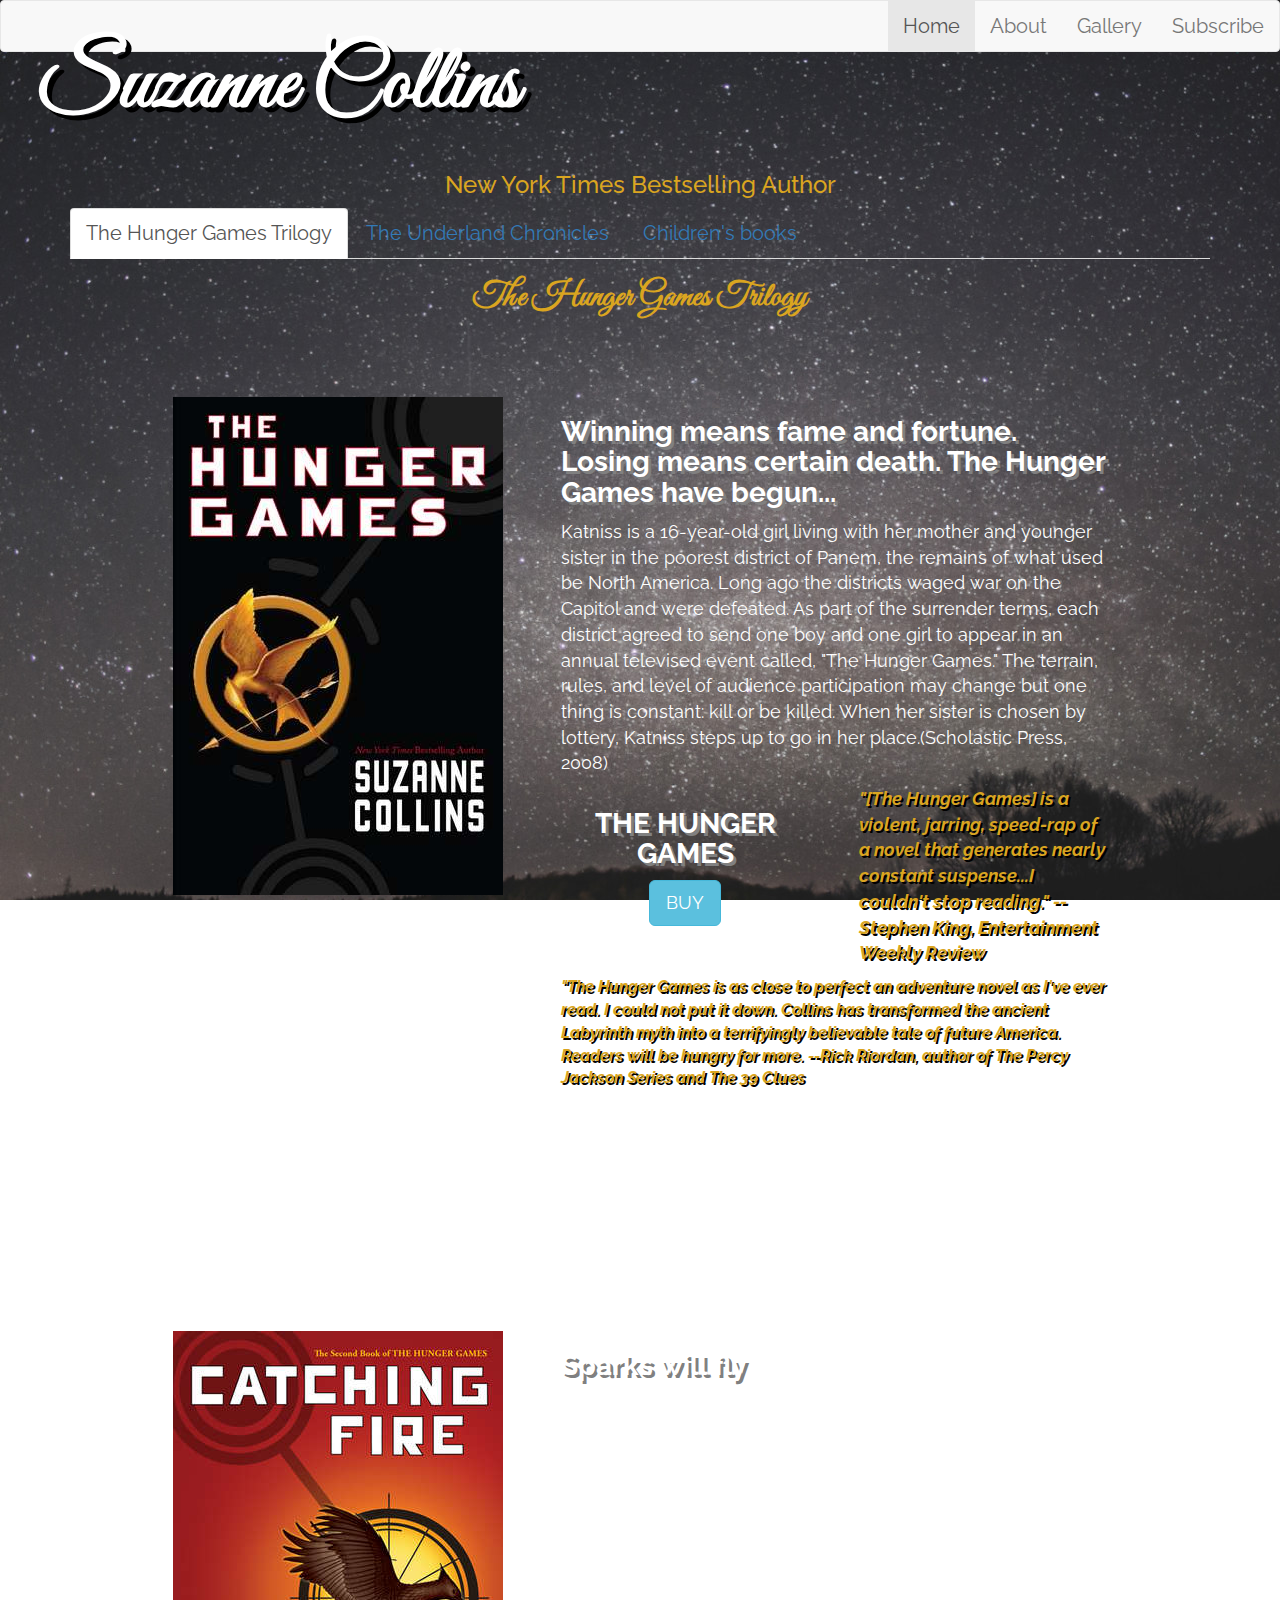
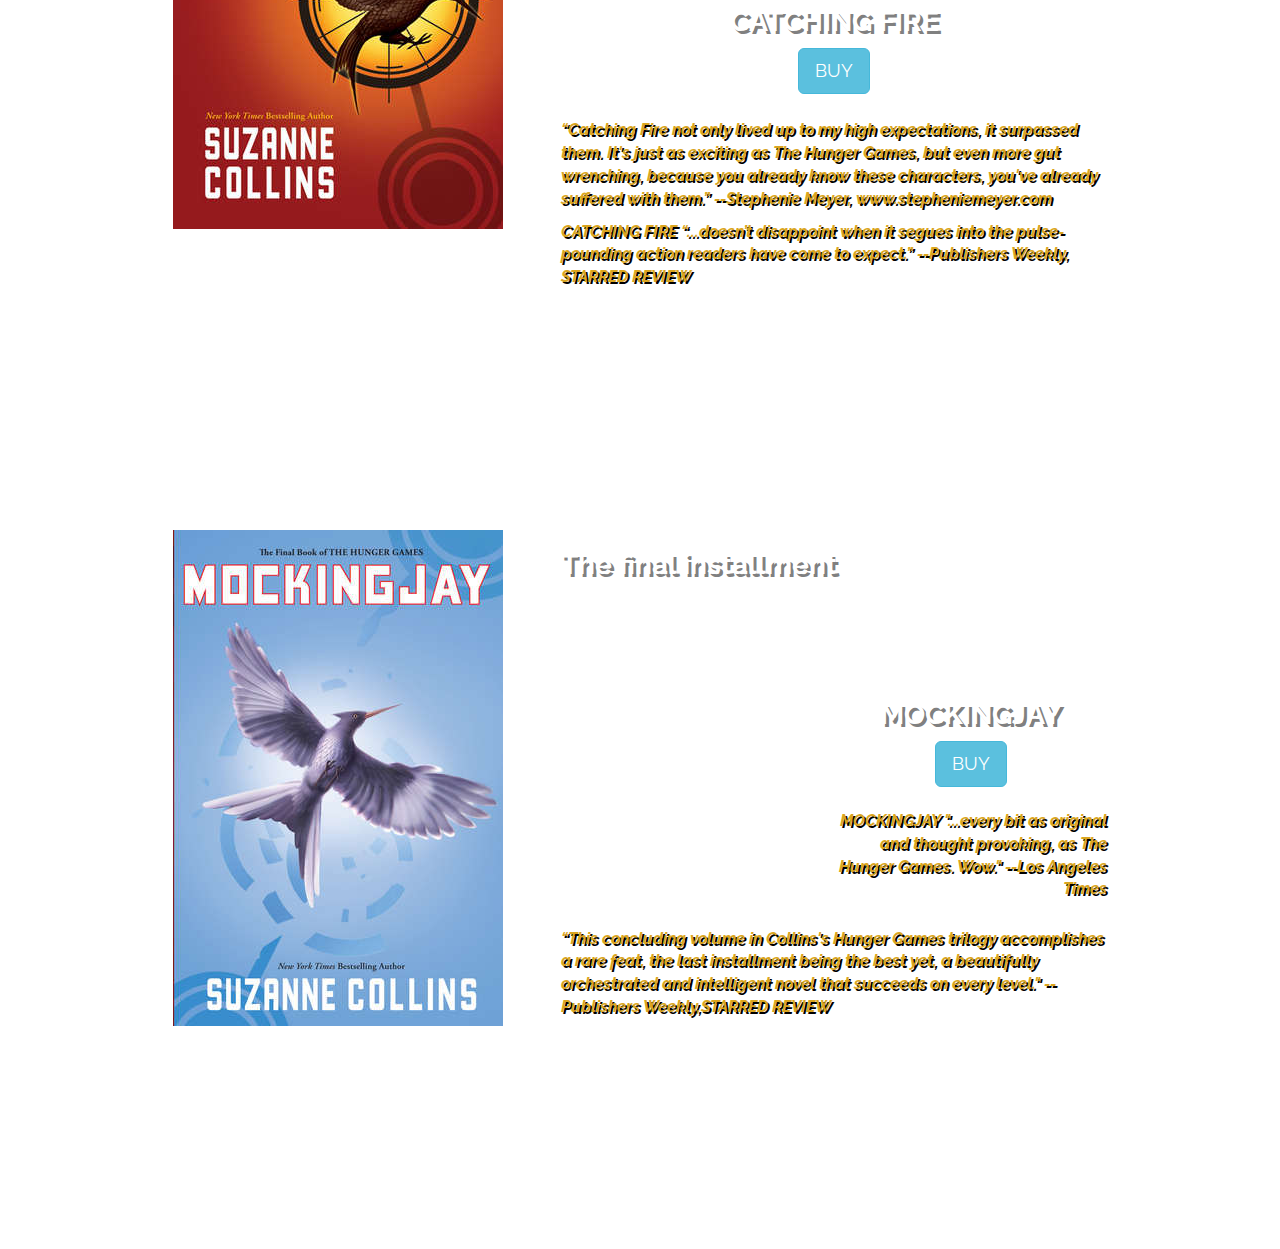
<file: index.html>
<!DOCTYPE html>
<html>

<head>
    <title>Suzanne Collins</title>

    <!--Required metatag and stylesheet-->
    <meta name="viewport" content="width=device-width, initial-scale=1, maximum-scale=1, user-scalable=no">
    <link rel="stylesheet" href="css/normalize.css">
    <link rel="stylesheet" href="css/bootstrap.min.css">

    <!--Custom styles here-->
    <link rel="stylesheet" href="css/style.css">

    <link href="https://fonts.googleapis.com/css?family=Raleway:780" rel="stylesheet">
    <link href="https://fonts.googleapis.com/css?family=Courgette|Marck+Script" rel="stylesheet">
    <link href="https://fonts.googleapis.com/css?family=Courgette|Great+Vibes|Marck+Script" rel="stylesheet">
    <link rel="stylesheet" href="https://cdnjs.cloudflare.com/ajax/libs/font-awesome/4.7.0/css/font-awesome.min.css">
    <style>
        #price, #pricetwo, #pricethree, #priceul, #priceultwo, #priceulthree, #priceyg, #priceygtwo, #priceygthree, #pricech, #pricechtwo, #pricechthree{
            color: #43464B;
        }
    </style>
</head>

<body>
    <!--hungergames-->
    <div class="modal fade" id="myModal" role="dialog">
        <div class="modal-dialog">
            <!-- modal content-->
            <div class="modal-content">
                <!-- modal header-->
                <div class="modal-header">
                    <button type="button" class="close" data-dismiss="modal">&times;</button>
                    <h4 class="modal-title">Buy from</h4>
                </div>
                <!-- modal body-->
                <div class="modal-body">
                    <a href="https://www.amazon.com/s/ref=nb_sb_noss_2?url=search-alias%3Daps&field-keywords=hunger+games+books&rh=i%3Aaps%2Ck%3Ahunger+games+books"><button><i class="fa fa-amazon"></i></button></a>
                    <h2 id="price"></h2>
                    <br>
                    <br>
                    <br>
                    <a href="https://www.target.com/s?searchTerm=hunger+games">Target</a>
                    <h2 id="pricetwo"></h2>
                    <br>
                    <br>
                    <br>
                    <a href="https://www.barnesandnoble.com/s/hunger+games?_requestid=9776456">Barnes & Noble</a>
                    <h2 id="pricethree"></h2>
                </div>
                <!-- modal footer-->
                <div class="modal-footer">
                    <button type="button" class="btn btn-default" data-dismiss="modal">Close</button>
                </div>
            </div>
        </div>
    </div>
    <!--underland-->
    <div class="modal fade" id="myModalul" role="dialog">
        <div class="modal-dialog">
            <!-- modal content-->
            <div class="modal-content">
                <!-- modal header-->
                <div class="modal-header">
                    <button type="button" class="close" data-dismiss="modal">&times;</button>
                    <h4 class="modal-title">Buy from</h4>
                </div>
                <!-- modal body-->
                <div class="modal-body">
                    <a href="https://www.amazon.com/s/ref=nb_sb_noss_2?url=search-alias%3Daps&field-keywords=underland+chronicles+books&rh=i%3Aaps%2Ck%3Aunderland+chronicles+books"><button><i class="fa fa-amazon"></i></button></a>
                    <h2 id="priceul"></h2>
                    <br>
                    <br>
                    <br>
                    <a href="https://www.thriftbooks.com/series/underland-chronicles/37420/">Thrift Books (Used) </a>
                    <h2 id="priceultwo"></h2>
                    <br>
                    <br>
                    <br>
                    <a href="https://www.barnesandnoble.com/s/underland+chronicles?_requestid=9778912">Barnes & Noble</a>
                    <h2 id="priceulthree"></h2>
                </div>
                <!-- modal footer-->
                <div class="modal-footer">
                    <button type="button" class="btn btn-default" data-dismiss="modal">Close</button>
                </div>
            </div>
        </div>
    </div>
    <!--year of the jungle-->
    <div class="modal fade" id="myModalyg" role="dialog">
        <div class="modal-dialog">
            <!-- modal content-->
            <div class="modal-content">
                <!-- modal header-->
                <div class="modal-header">
                    <button type="button" class="close" data-dismiss="modal">&times;</button>
                    <h4 class="modal-title">Buy from</h4>
                </div>
                <!-- modal body-->
                <div class="modal-body">
                    <a href="https://www.amazon.com/s/ref=nb_sb_noss_1?url=search-alias%3Daps&field-keywords=year+of+the+jungle&rh=i%3Aaps%2Ck%3Ayear+of+the+jungle"><button><i class="fa fa-amazon"></i></button></a>
                    <h2 id="priceyg"></h2>
                    <br>
                    <br>
                    <br>
                    <a href="https://www.thriftbooks.com/w/year-of-the-jungle_suzanne-collins/1889779/#isbn=0545425166&idiq=27198776">Thrift Books (Used) </a>
                    <h2 id="priceygtwo"></h2>
                    <br>
                    <br>
                    <br>
                    <a href="https://www.barnesandnoble.com/w/year-of-the-jungle-suzanne-collins/1117166230?ean=9780545425162">Barnes & Noble</a>
                    <h2 id="priceygthree"></h2>
                </div>
                <!-- modal footer-->
                <div class="modal-footer">
                    <button type="button" class="btn btn-default" data-dismiss="modal">Close</button>
                </div>
            </div>
        </div>
    </div>
    <!--charlie-->
    <div class="modal fade" id="myModalch" role="dialog">
        <div class="modal-dialog">
            <!-- modal content-->
            <div class="modal-content">
                <!-- modal header-->
                <div class="modal-header">
                    <button type="button" class="close" data-dismiss="modal">&times;</button>
                    <h4 class="modal-title">Buy from</h4>
                </div>
                <!-- modal body-->
                <div class="modal-body">
                    <a href="https://www.amazon.com/s/ref=nb_sb_noss_1?url=search-alias%3Daps&field-keywords=year+of+the+jungle&rh=i%3Aaps%2Ck%3Ayear+of+the+jungle"><button><i class="fa fa-amazon"></i></button></a>
                    <h2 id="pricech"></h2>
                    <br>
                    <br>
                    <br>
                    <a href="https://www.thriftbooks.com/w/when-charlie-mcbutton-lost-power_suzanne-collins/489583/#isbn=0142408573&idiq=5434799">Thrift Books (Used) </a>
                    <h2 id="pricechtwo"></h2>
                    <br>
                    <br>
                    <br>
                    <a href="https://www.barnesandnoble.com/w/when-charlie-mcbutton-lost-power-suzanne-collins/1103427804?ean=9780142408575#/">Barnes & Noble</a>
                    <h2 id="pricechthree"></h2>
                </div>
                <!-- modal footer-->
                <div class="modal-footer">
                    <button type="button" class="btn btn-default" data-dismiss="modal">Close</button>
                </div>
            </div>
        </div>
    </div>
    <!--Your HTML here-->
    <nav class="navbar navbar-default affix-top">
        <div class="navbar-header">
            <button type="button" class="navbar-toggle collapsed" data-toggle="collapse" data-target="#navbar-collapse" aria-expanded="false">
                <span class="glyphicon glyphicon-menu-hamburger"></span>
            </button>
            <a class="navbar-brand" href="index.html">
                <h1>Suzanne Collins</h1>
            </a>
        </div>
        <div class="collapse navbar-collapse" id="navbar-collapse">
            <ul class="nav navbar-nav navbar-right">
                <li class="active"><a href="index.html">Home</a></li>
                <li><a href="about.html">About</a></li>
                <li><a href="gallery.html">Gallery</a></li>
                <li><a href="contact.html">Subscribe</a></li>
            </ul>
        </div>
    </nav>

    <div class="container">
        <!--<h1>Suzanne Collins</h1>-->
        <h2>New York Times Bestselling Author</h2>

        <!--tabs-->
        <!--tabs navigation-->
        <ul class="nav nav-tabs">
            <li class="active"><a data-toggle="tab" href="#home">The Hunger Games Trilogy</a></li>
            <li><a data-toggle="tab" href="#menu2">The Underland Chronicles</a></li>
            <li><a data-toggle="tab" href="#menu3">Children's books</a></li>
        </ul>

        <!--tabs content-->
        <div class="col-md-12 tab-content">

            <div id="home" class="tab-pane fade in active">
                <h2>The Hunger Games Trilogy</h2>
                <div class="row hg">
                    <div class="col-md-4">
                        <img src="img/hg-jacket-330.jpg">
                    </div>
                    <div class="col-md-8">
                        <h3>Winning means fame and fortune. Losing means certain death. The Hunger Games have begun...</h3>
                        <p>Katniss is a 16-year-old girl living with her mother and younger sister in the poorest district of Panem, the remains of what used be North America. Long ago the districts waged war on the Capitol and were defeated. As part of the surrender terms, each district agreed to send one boy and one girl to appear in an annual televised event called, "The Hunger Games." The terrain, rules, and level of audience participation may change but one thing is constant: kill or be killed. When her sister is chosen by lottery, Katniss steps up to go in her place.(Scholastic Press, 2008)</p>
                        <div class="hungergamesdescription">
                            <div class="hungergamesdescriptiona">
                                <div class="row text-center">
                                    <h3>THE HUNGER GAMES</h3>
                                    <!--modal popup-->
                                    <!--button to trigger modal-->
                                    <button type="button" class="btn btn-info btn-lg" data-toggle="modal" data-target="#myModal" id="hgone">BUY</button>
                                </div>
                            </div>
                            <div class="hungergamesdescriptionb">
                                <p>"[The Hunger Games] is a violent, jarring, speed-rap of a novel that generates nearly constant suspense...I couldn't stop reading." --Stephen King, Entertainment Weekly Review</p>
                            </div>
                        </div>
                        <div class="hungergamesreviews">
                            <p>"The Hunger Games is as close to perfect an adventure novel as I've ever read. I could not put it down. Collins has transformed the ancient Labyrinth myth into a terrifyingly believable tale of future America. Readers will be hungry for more. --Rick Riordan, author of The Percy Jackson Series and The 39 Clues</p>
                        </div>
                    </div>
                </div>

                <div class="row pt">
                    <div class="col-md-4">
                        <img src="img/catching_fire_c-330.jpg">
                    </div>
                    <div class="col-md-8">
                        <h3>Sparks will fly</h3>
                        <p>Much to her shock, Katniss has fueled an unrest she's afraid she cannot stop. And what scares her more is that she's not entirely convinced she should try. As time draws near for Katniss and Peeta to visit the districts on the Capitol's cruel Victory Tour, the stakes are higher than ever. If they can't prove, without a shadow of a doubt, that they are lost in their love for each other, the consequences will be horrifying.(Scholastic Press, 2009)</p>
                        <div class="row text-center">
                            <h3>CATCHING FIRE</h3>
                            <!--modal popup-->
                            <!--button to trigger modal-->
                            <button type="button" class="btn btn-info btn-lg" data-toggle="modal" data-target="#myModal" id="cf">BUY</button>
                            <br>
                            <br>
                        </div>
                        <div class="catchingfirereviews">
                            <p>“Catching Fire not only lived up to my high expectations, it surpassed them. It's just as exciting as The Hunger Games, but even more gut wrenching, because you already know these characters, you've already suffered with them.” --Stephenie Meyer, www.stepheniemeyer.com</p>
                            <p>CATCHING FIRE “...doesn’t disappoint when it segues into the pulse-pounding action readers have come to expect.” --Publishers Weekly, STARRED REVIEW</p>
                        </div>
                    </div>
                </div>

                <div class="row pt">
                    <div class="col-md-4">
                        <img src="img/mockingjaycover-330.jpg">
                    </div>
                    <div class="col-md-8">
                        <h3>The final installment</h3>
                        <p>Katniss Everdeen, girl on fire, has survived, even though her home has been destroyed. There are rebels. There are new leaders. A revolution is unfolding.(Scholastic Press, 2010)</p>
                        <div class="mockingjaydescription">
                            <div class="mockingjaydescriptiona">
                                <ul>
                                    <li>#1 USA Today Bestseller</li>
                                    <li>#1 New York Times Bestseller</li>
                                    <li>#1 Wall Street Journal Bestseller</li>
                                    <li>#1 Publishers Weekly Bestseller</li>
                                    <li>A New York Times Notable Children's Book of 2010</li>
                                    <li>A New York Times Book Review Editors'
                                        Choice</li>
                                    <li>A 2010 Booklist Editors' Choice</li>
                                    <li>A 2010 Kirkus Best Book of the Year</li>
                                    <li>A Publishers Weekly Best Book of 2010</li>
                                    <li>An NPR Best Book of 2010</li>
                                </ul>
                            </div>
                            <div class="mockingjaydescriptionb">
                                <div class="row text-center">
                                    <h3>MOCKINGJAY</h3>
                                    <!--modal popup-->
                                    <!--button to trigger modal-->
                                    <button type="button" class="btn btn-info btn-lg" data-toggle="modal" data-target="#myModal" id="mj">BUY</button>
                                    <br>
                                    <br>
                                </div>
                                <div class="mockingjaydescriptionbreview">
                                    <p>MOCKINGJAY "...every bit as original and thought provoking, as The Hunger Games. Wow."
                                        --Los Angeles Times</p>
                                </div>
                            </div>
                        </div>
                        <div class="mockingjayreviews">
                            <p>“This concluding volume in Collins's Hunger Games trilogy accomplishes a rare feat, the last installment being the best yet, a beautifully orchestrated and intelligent novel that succeeds on every level." --Publishers Weekly,STARRED REVIEW</p>
                        </div>

                    </div>
                </div>
            </div>

            <div id="menu2" class="tab-pane fade">
                <h2>The Underland Chronicles</h2>
                <div class="row hg">
                    <div class="col-md-3">
                        <img src="img/gregor_1_cover-210-exprev.jpg">
                    </div>
                    <div class="col-md-9">
                        <h3>Travel to the Underland with Gregor.</h3>
                        <p>Meet Gregor, a kid from New York City, who falls out of his laundry room into a fantastical subterranean world called the Underland. Accompanied by his toddler sister, Boots, he encounters giant talking creatures-- cockroaches, bats, spiders and rats--and an unusual society of humans. And they’re all expecting him...(Scholastic Press, 2003)</p>
                        <div class="row text-center">
                            <h3>GREGOR THE OVERLANDER</h3>
                            <!--modal popup-->
                            <!--button to trigger modal-->
                            <button type="button" class="btn btn-info btn-lg" data-toggle="modal" data-target="#myModalul" id="ul">BUY</button>
                        </div>
                        <br>
                        <div class="underlandreviews">
                            <p>GREGOR THE OVERLANDER“...readers will likely find [the Underland] to be a fantastically engaging place.” --Publishers Weekly, STARRED REVIEW</p>
                        </div>
                    </div>
                </div>

                <div class="row pt">
                    <div class="col-md-3">
                        <img src="img/gregor_2_cover-210-exprevtwo.jpg">
                    </div>
                    <div class="col-md-9">
                        <h3>It's Gregor against the Bane!</h3>
                        <p>When giant roaches kidnap Boots and spirit her back to the Underland, Gregor follows to retrieve her. Soon he discovers that they are both implicated in “The Prophecy of Bane,” which warns of the dangers of a terrifying white rat. Guess whose job it is to destroy it? (Scholastic Press, 2004)</p>
                        <div class="row text-center">
                            <h3>GREGOR AND THE PROPHECY OF BANE</h3>
                            <!--modal popup-->
                            <!--button to trigger modal-->
                            <button type="button" class="btn btn-info btn-lg" data-toggle="modal" data-target="#myModalul" id="ulbane">BUY</button>
                        </div>
                        <br>
                        <div class="underlandreviews">
                            <p>GREGOR AND THE PROPHECY OF BANE “Yessss!” --Kirkus Reviews</p>
                        </div>
                    </div>
                </div>

                <div class="row pt">
                    <div class="col-md-3">
                        <img src="img/gregor3_cover-210-exprevtwo.jpg">
                    </div>
                    <div class="col-md-9">
                        <h3>Can Gregor save the Underland from a Plague?</h3>
                        <p>Gregor and Boots must return to the Underland to help find a cure for a deadly plague called the Curse of the Warmbloods. Gregor is desperate to succeed because, along with several of his Underland friends, a member of his own family is stricken. (Scholastic Press, 2005)</p>
                        <div class="row text-center">
                            <h3>GREGOR AND THE CURSE OF THE WARMBLOODS </h3>
                            <!--modal popup-->
                            <!--button to trigger modal-->
                            <button type="button" class="btn btn-info btn-lg" data-toggle="modal" data-target="#myModalul" id="ulcurse">BUY</button>
                        </div>
                        <br>
                        <div class="underlandreviews">
                            <p>GREGOR AND THE CURSE OF THE WARMBLOODS “...immensely readable installment..."
                                --The Horn Book Magazine</p>
                        </div>
                    </div>
                </div>

                <div class="row pt">
                    <div class="col-md-3">
                        <img src="img/gregor_4_cover-210revtwo.jpg">
                    </div>
                    <div class="col-md-9">
                        <h3>Gregor learns the dangers of secrets!</h3>
                        <p>Gregor sets out to solve a mystery involving the Underland mice and ends up discovering a terrible secret. This book leads right into the fifth and final book of the series, "Gregor and the Code of Claw."(Scholastic Press, 2006)</p>
                        <div class="row text-center">
                            <h3>GREGOR AND THE MARKS OF SECRET </h3>
                            <!--modal popup-->
                            <!--button to trigger modal-->
                            <button type="button" class="btn btn-info btn-lg" data-toggle="modal" data-target="#myModalul" id="ulsecret">BUY</button>
                        </div>
                        <br>
                        <div class="underlandreviews">
                            <p>GREGOR AND THE MARKS OF SECRET "...will leave readers gasping..."
                                --Kirkus Reviews, STARRED REVIEW</p>
                        </div>
                    </div>
                </div>

                <div class="row pt">
                    <div class="col-md-3">
                        <img src="img/gregor_5_cover-210revtwo.jpg">
                    </div>
                    <div class="col-md-9">
                        <h3>The fate of the Underland is in Gregor's hands!</h3>
                        <p>Everyone in the Underland has been taking great pains to keep The Prophecy of Time from Gregor. Gregor knows it must say something awful but he never imagined just how awful: It calls for the warrior's death. Now, with an army of rats approaching, and his mom and sister still in Regalia, Gregor the warrior must gather up his courage to help defend Regalia and get his family home safely. The entire existence of the Underland is in Gregor's hands, and time is running out. There is a code to be cracked, a mysterious new princess, Gregor's burgeoning dark side, and a war to end all wars.(Scholastic Press, 2007)</p>
                        <div class="row text-center">
                            <h3>GREGOR AND THE CODE OF CLAW </h3>
                            <!--modal popup-->
                            <!--button to trigger modal-->
                            <button type="button" class="btn btn-info btn-lg" data-toggle="modal" data-target="#myModalul" id="ulclaw">BUY</button>
                        </div>
                        <br>
                        <div class="underlandreviews">
                            <p>GREGOR AND THE CODE OF CLAW "...excellent acquisition for any library."
                                --VOYA</p>
                        </div>
                    </div>
                </div>
            </div>

            <div id="menu3" class="tab-pane fade">
                <h2>Children's books</h2>

                <div class="row hg">
                    <div class="col-md-3">
                        <img src="img/yotj_cover-330.jpg">
                    </div>
                    <div class="col-md-9 ygsum">
                        <h3>An autobiographical picture book!</h3>
                        <p>When Suzy's father is called to war in a faraway jungle, she struggles to deal with his absence.(Scholastic Press, 2013)</p>
                        <div class="yearjungledescription">
                            <div class="yearjungledescriptiona">
                                <p>"Important and necessary." --Kirkus Reviews, STARRED REVIEW</p>
                            </div>
                            <div class="yearjungledescriptionb">
                                <div class="row text-center">
                                    <h3>YEAR OF THE JUNGLE</h3>
                                    <!--modal popup-->
                                    <!--button to trigger modal-->
                                    <button type="button" class="btn btn-info btn-lg" data-toggle="modal" data-target="#myModalyg" id="yg">BUY</button>
                                </div>
                            </div>
                        </div>
                    </div>
                </div>

                <div class="row hg">
                    <div class="col-md-3">
                        <img src="img/book_cover-cmc-210rev.jpg">
                    </div>
                    <div class="col-md-9 ygsum">
                        <h3>For computer game addicts and those who love them!</h3>
                        <p>When a thunderstorm knocks out the electricity, Charlie McButton's whole tech empire comes tumbling down. He needs batteries–FAST. But the only batteries are inside his baby sister's beloved talking doll. Will he resort to desperate measures, and cause his sister to have a meltdown of her own? Or will he snap out of his computer craze long enough to realize sisters can be fun, even without batteries? (Penguin Group, 2005)</p>
                        <div class="yearjungledescription">
                            <div class="yearjungledescriptiona">
                                <p>WHEN CHARLIE MCBUTTON LOST POWER "A clever, humorous story in rhyme."
                                    --School Library Journal</p>
                            </div>
                            <div class="yearjungledescriptionb">
                                <div class="row text-center">
                                    <h3>WHEN CHARLIE MCBUTTON LOST POWER</h3>
                                    <!--modal popup-->
                                    <!--button to trigger modal-->
                                    <button type="button" class="btn btn-info btn-lg" data-toggle="modal" data-target="#myModalch" id="ch">BUY</button>
                                </div>
                            </div>
                        </div>
                    </div>
                </div>
            </div>

        </div>
    </div>

    <footer>
        <p>Disclaimer: This site is not being used intentionally for commercial purposes and was created for a class project.</p>
    </footer>

    <!--Required scripts-->
    <script src="js/jquery.min.js"></script>
    <script src="js/bootstrap.min.js"></script>
    <script>
        document.getElementById("hgone").onclick = function() {
            document.getElementById("price").innerHTML = " Starting at $8.79";
            document.getElementById("pricetwo").innerHTML = "Starting at $8.79";
            document.getElementById("pricethree").innerHTML = "Starting at $10.12";
        };
        document.getElementById("cf").onclick = function() {
            document.getElementById("price").innerHTML = "Starting at $9.16";
            document.getElementById("pricetwo").innerHTML = "Starting at $11.99";
            document.getElementById("pricethree").innerHTML = "Starting at $10.99";
        };
        document.getElementById("mj").onclick = function() {
            document.getElementById("price").innerHTML = "Starting at $10.39";
            document.getElementById("pricetwo").innerHTML = "Starting at $9.99";
            document.getElementById("pricethree").innerHTML = "Starting at $10.91";
        };
        document.getElementById("ul").onclick = function() {
            document.getElementById("priceul").innerHTML = "Starting at $7.99";
            document.getElementById("priceultwo").innerHTML = "Starting at $3.79";
            document.getElementById("priceulthree").innerHTML = "Starting at $7.99";
        };
        document.getElementById("ulbane").onclick = function() {
            document.getElementById("priceul").innerHTML = "Starting at $7.99";
            document.getElementById("priceultwo").innerHTML = "Starting at $3.79";
            document.getElementById("priceulthree").innerHTML = "Starting at $7.99";
        };
        document.getElementById("ulcurse").onclick = function() {
            document.getElementById("priceul").innerHTML = "Starting at $7.99";
            document.getElementById("priceultwo").innerHTML = "Starting at $3.79";
            document.getElementById("priceulthree").innerHTML = "Starting at $7.99";
        };
        document.getElementById("ulsecret").onclick = function() {
            document.getElementById("priceul").innerHTML = "Starting at $7.19";
            document.getElementById("priceultwo").innerHTML = "Starting at $3.79";
            document.getElementById("priceulthree").innerHTML = "Starting at $7.41";
        };
        document.getElementById("ulclaw").onclick = function() {
            document.getElementById("priceul").innerHTML = "Starting at $9.21";
            document.getElementById("priceultwo").innerHTML = "Starting at $3.79";
            document.getElementById("priceulthree").innerHTML = "Starting at $7.41";
        };
        document.getElementById("yg").onclick = function() {
            document.getElementById("priceyg").innerHTML = "Starting at $12.00";
            document.getElementById("priceygtwo").innerHTML = "Starting at $17.09";
            document.getElementById("priceygthree").innerHTML = "Starting at $7.41";
        };
        document.getElementById("ch").onclick = function() {
            document.getElementById("pricech").innerHTML = "Starting at $5.99";
            document.getElementById("pricechtwo").innerHTML = "Starting at $3.79";
            document.getElementById("pricechthree").innerHTML = "Starting at $7.19";
        };
    </script>
</body>
</html>
</file>
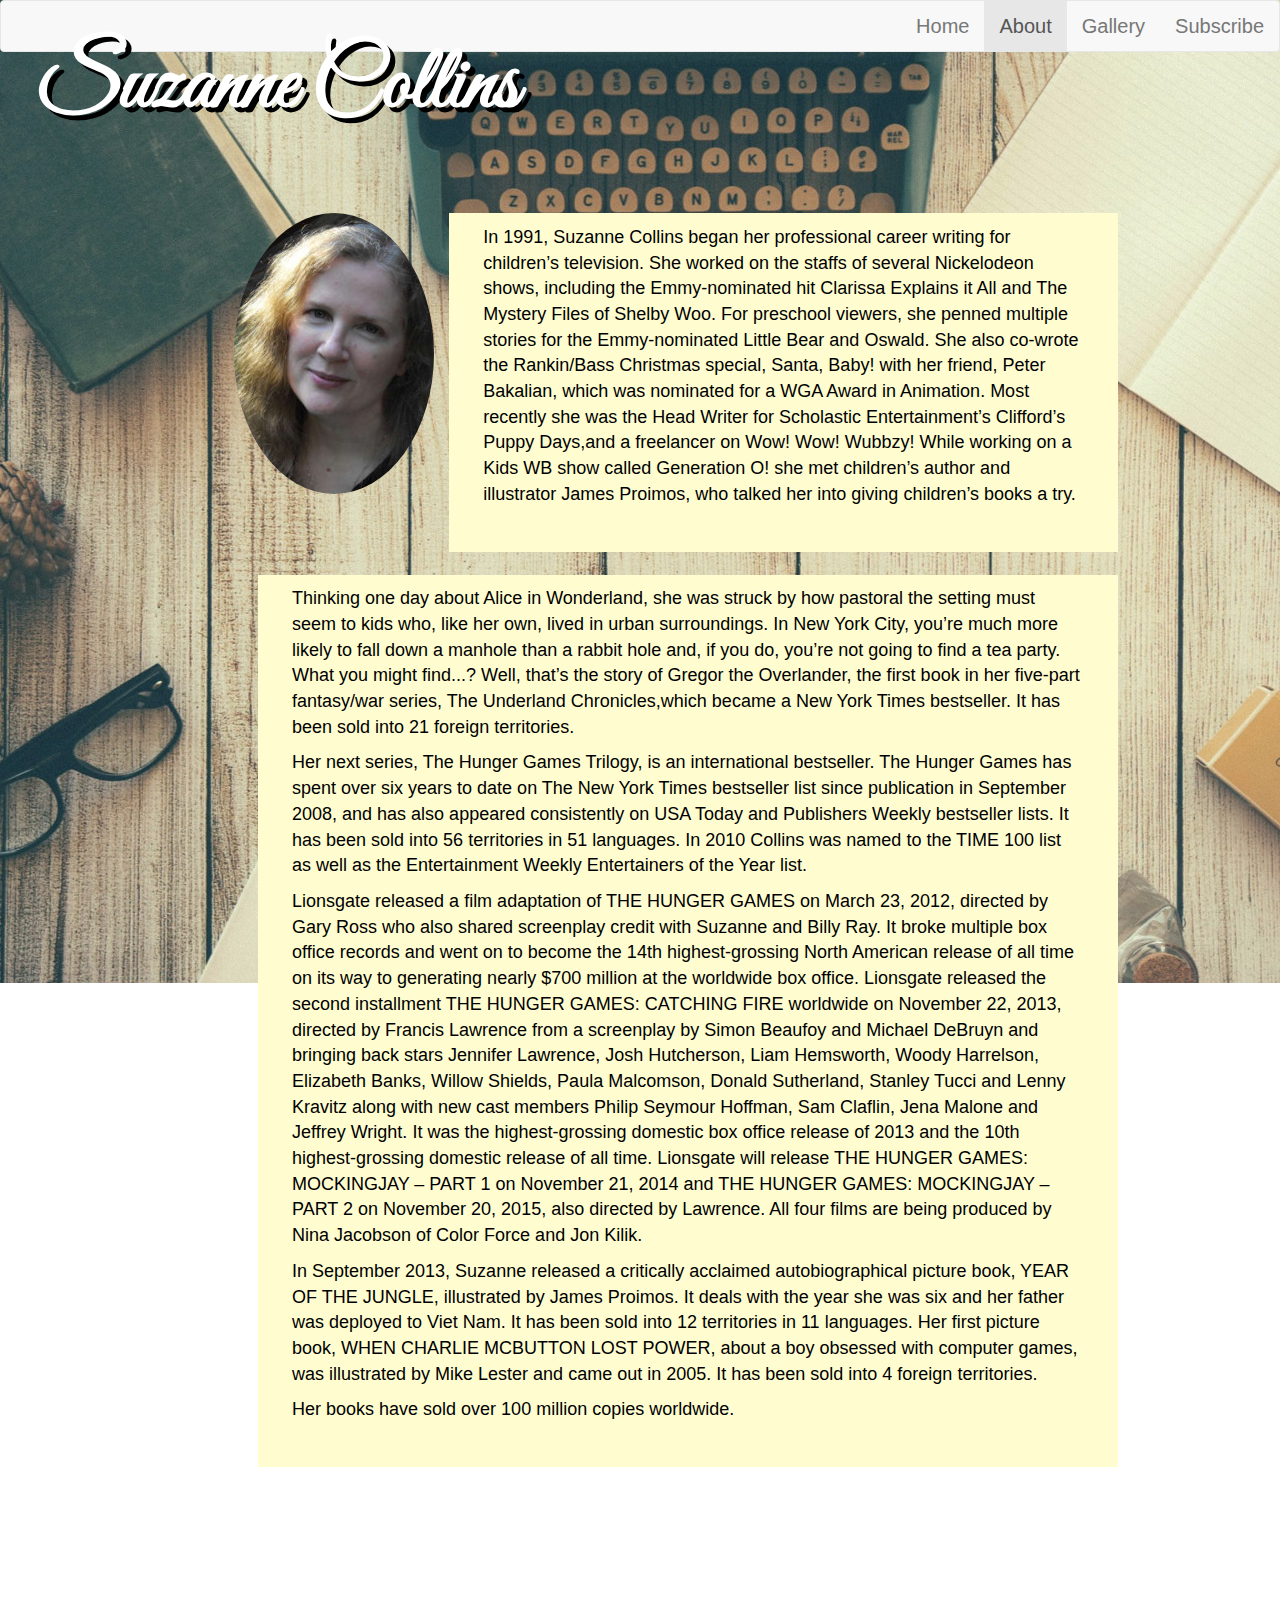
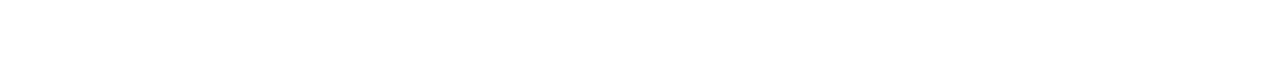
<file: about.html>
<!DOCTYPE html>
<html>

<head>
    <title>Suzanne Collins</title>
    <meta name="viewport" content="width=device-width, initial-scale=1, maximum-scale=1, user-scalable=no">
    <link rel="stylesheet" href="css/normalize.css">
    <link rel="stylesheet" href="css/bootstrap.min.css">
    <!--Some custom CSS for reference only-->
    <link rel="stylesheet" href="css/style.css">

    <link href="https://fonts.googleapis.com/css?family=Courgette|Great+Vibes|Marck+Script" rel="stylesheet">
    <style>
        body{
            background-image: url(img/typewriter-801921_1600rev.jpg);
            color: #000000;
            background-position: center;
            background-repeat: no-repeat;
            background-attachment: fixed;
        }
        @media screen and (max-width: 450px) {
            body{
            background-image: url(img/typewriter-801921_iphone400.jpg);
            background-position: top;
            background-attachment: fixed;
            }
        }
    </style>
</head>

<body>
    <!--mobile friendly hamburger menu-->
    <nav class="navbar navbar-default affix-top">
        <div class="navbar-header">
            <button type="button" class="navbar-toggle collapsed" data-toggle="collapse" data-target="#navbar-collapse" aria-expanded="false">
                <span class="glyphicon glyphicon-menu-hamburger"></span>
            </button>
            <a class="navbar-brand" href="index.html">
                <h1>Suzanne Collins</h1>
            </a>
        </div>
        <div class="collapse navbar-collapse" id="navbar-collapse">
            <ul class="nav navbar-nav navbar-right">
                <li><a href="index.html">Home</a></li>
                <li class="active"><a href="about.html">About</a></li>
                <li><a href="gallery.html">Gallery</a></li>
                <li><a href="contact.html">Subscribe</a></li>
            </ul>
        </div>
    </nav>

    <div class="container aboutcontainer">

        <div class="row">
            <div class="col-sm-4 profilepic">
                <img src="img/suzannecollinsaug09bycappryor_color-200.jpg">
            </div>
            <div class="col-sm-7 aboutcol">
                <p>In 1991, Suzanne Collins began her professional career writing for children’s television. She worked on the staffs of several Nickelodeon shows, including the Emmy-nominated hit Clarissa Explains it All and The Mystery Files of Shelby Woo. For preschool viewers, she penned multiple stories for the Emmy-nominated Little Bear and Oswald. She also co-wrote the Rankin/​Bass Christmas special, Santa, Baby! with her friend, Peter Bakalian, which was nominated for a WGA Award in Animation. Most recently she was the Head Writer for Scholastic Entertainment’s Clifford’s Puppy Days,and a freelancer on Wow! Wow! Wubbzy! While working on a Kids WB show called Generation O! she met children’s author and illustrator James Proimos, who talked her into giving children’s books a try.</p>
            </div>
            <div class="col-sm-1">
                <p></p>
            </div>
        </div>
        <div class="iphoneprofilepic">
            <img src="img/suzannecollinsaug09bycappryor_color-200.jpg">
        </div>
        <div class="row">
            <div class="col-sm-2">
                <p></p>
            </div>
            <div class="col-sm-9 aboutcol">
                <p>Thinking one day about Alice in Wonderland, she was struck by how pastoral the setting must seem to kids who, like her own, lived in urban surroundings. In New York City, you’re much more likely to fall down a manhole than a rabbit hole and, if you do, you’re not going to find a tea party. What you might find...? Well, that’s the story of Gregor the Overlander, the first book in her five-part fantasy/​war series, The Underland Chronicles,which became a New York Times bestseller. It has been sold into 21 foreign territories.</p>

                <p>Her next series, The Hunger Games Trilogy, is an international bestseller. The Hunger Games has spent over six years to date on The New York Times bestseller list since publication in September 2008, and has also appeared consistently on USA Today and Publishers Weekly bestseller lists. It has been sold into 56 territories in 51 languages. In 2010 Collins was named to the TIME 100 list as well as the Entertainment Weekly Entertainers of the Year list.</p>

                <p>Lionsgate released a film adaptation of THE HUNGER GAMES on March 23, 2012, directed by Gary Ross who also shared screenplay credit with Suzanne and Billy Ray. It broke multiple box office records and went on to become the 14th highest-grossing North American release of all time on its way to generating nearly $700 million at the worldwide box office. Lionsgate released the second installment THE HUNGER GAMES: CATCHING FIRE worldwide on November 22, 2013, directed by Francis Lawrence from a screenplay by Simon Beaufoy and Michael DeBruyn and bringing back stars Jennifer Lawrence, Josh Hutcherson, Liam Hemsworth, Woody Harrelson, Elizabeth Banks, Willow Shields, Paula Malcomson, Donald Sutherland, Stanley Tucci and Lenny Kravitz along with new cast members Philip Seymour Hoffman, Sam Claflin, Jena Malone and Jeffrey Wright. It was the highest-grossing domestic box office release of 2013 and the 10th highest-grossing domestic release of all time. Lionsgate will release THE HUNGER GAMES: MOCKINGJAY – PART 1 on November 21, 2014 and THE HUNGER GAMES: MOCKINGJAY – PART 2 on November 20, 2015, also directed by Lawrence. All four films are being produced by Nina Jacobson of Color Force and Jon Kilik.</p>

                <p>In September 2013, Suzanne released a critically acclaimed autobiographical picture book, YEAR OF THE JUNGLE, illustrated by James Proimos. It deals with the year she was six and her father was deployed to Viet Nam. It has been sold into 12 territories in 11 languages. Her first picture book, WHEN CHARLIE MCBUTTON LOST POWER, about a boy obsessed with computer games, was illustrated by Mike Lester and came out in 2005. It has been sold into 4 foreign territories.</p>

                <p>Her books have sold over 100 million copies worldwide.</p>
            </div>
            <div class="col-sm-1">
                <p></p>
            </div>
        </div>
    </div>

    <footer>
        <p>Disclaimer: This site is not being used intentionally for commercial purposes and was created for a class project.</p>
    </footer>

    <script src="js/jquery.min.js"></script>
    <script src="js/bootstrap.min.js"></script>
</body>

</html>
</file>
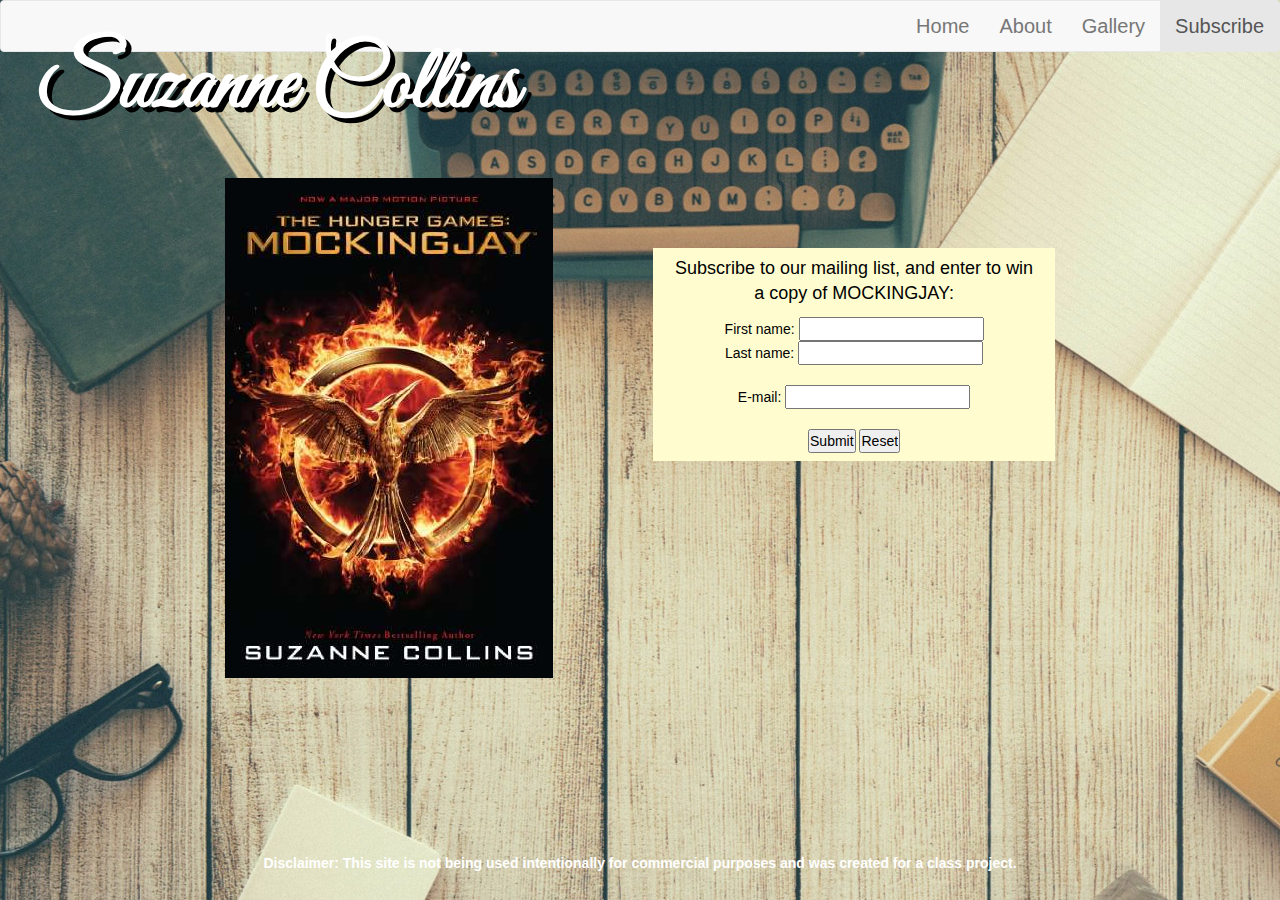
<file: contact.html>
<!DOCTYPE html>
<html>

<head>
    <title>Suzanne Collins</title>
    <meta name="viewport" content="width=device-width, initial-scale=1, maximum-scale=1, user-scalable=no">
    <link rel="stylesheet" href="css/normalize.css">
    <link rel="stylesheet" href="css/bootstrap.min.css">
    <!--Some custom CSS for reference only-->
    <link rel="stylesheet" href="css/style.css">

    <link href="https://fonts.googleapis.com/css?family=Courgette|Great+Vibes|Marck+Script" rel="stylesheet">
    <style>
        body{
            background-image: url(img/typewriter-801921_1600rev.jpg);
            color: #000000;
            background-position: center;
            background-repeat: no-repeat;
            background-attachment: fixed;
        }
        form{
            background-color: #FFFDD0;
            text-align: center;
            margin-top: 150px;
            padding: 2% 5% 2% 5%;
        }
        .contactcol img{
            margin-top: 80px;
        }
        @media screen and (max-width: 450px) {
            body{
            background-image: url(img/typewriter-801921_iphone400.jpg);
            background-position: top;
            background-attachment: fixed;
            }
        }
    </style>
</head>

<body>
    <!--mobile friendly hamburger menu-->
    <nav class="navbar navbar-default affix-top">
        <div class="navbar-header">
            <button type="button" class="navbar-toggle collapsed" data-toggle="collapse" data-target="#navbar-collapse" aria-expanded="false">
                <span class="glyphicon glyphicon-menu-hamburger"></span>
            </button>
            <a class="navbar-brand" href="index.html">
                <h1>Suzanne Collins</h1>
            </a>
        </div>
        <div class="collapse navbar-collapse" id="navbar-collapse">
            <ul class="nav navbar-nav navbar-right">
                <li><a href="index.html">Home</a></li>
                <li><a href="about.html">About</a></li>
                <li><a href="gallery.html">Gallery</a></li>
                <li class="active"><a href="contact.html">Subscribe</a></li>
            </ul>
        </div>
    </nav>

    <div class="row">
        <div class="col-md-2 contactcol">
        </div>
        <div class="col-md-4 contactcol">
            <img src="img/mockingjay-movie-tie-In-330.jpg">
        </div>
        <div class="col-md-4 contactcol">
            <form id="frm1" action="/action_page.php">
                <p>Subscribe to our mailing list, and enter to win a copy of MOCKINGJAY:</p>
                First name: <input type="text" name="fname"><br>
                Last name: <input type="text" name="lname"><br><br>
                E-mail: <input type="email" name="email"><br><br>
                <input type="button" onclick="formFunction()" value="Submit">
                <input type="button" onclick="myFunction()" value="Reset">
            </form>
        </div>
        <div class="col-md-2 contactcol">
        </div>
    </div>

    <footer>
        <p>Disclaimer: This site is not being used intentionally for commercial purposes and was created for a class project.</p>
    </footer>

    <script src="js/jquery.min.js"></script>
    <script src="js/bootstrap.min.js"></script>

    <script>
        function formFunction() {
            document.getElementById("frm1").submit();
            document.write("Your entry has been submitted");
        }

        function myFunction() {
            document.getElementById("frm1").reset();
        }
    </script>

</body>
</html>
</file>
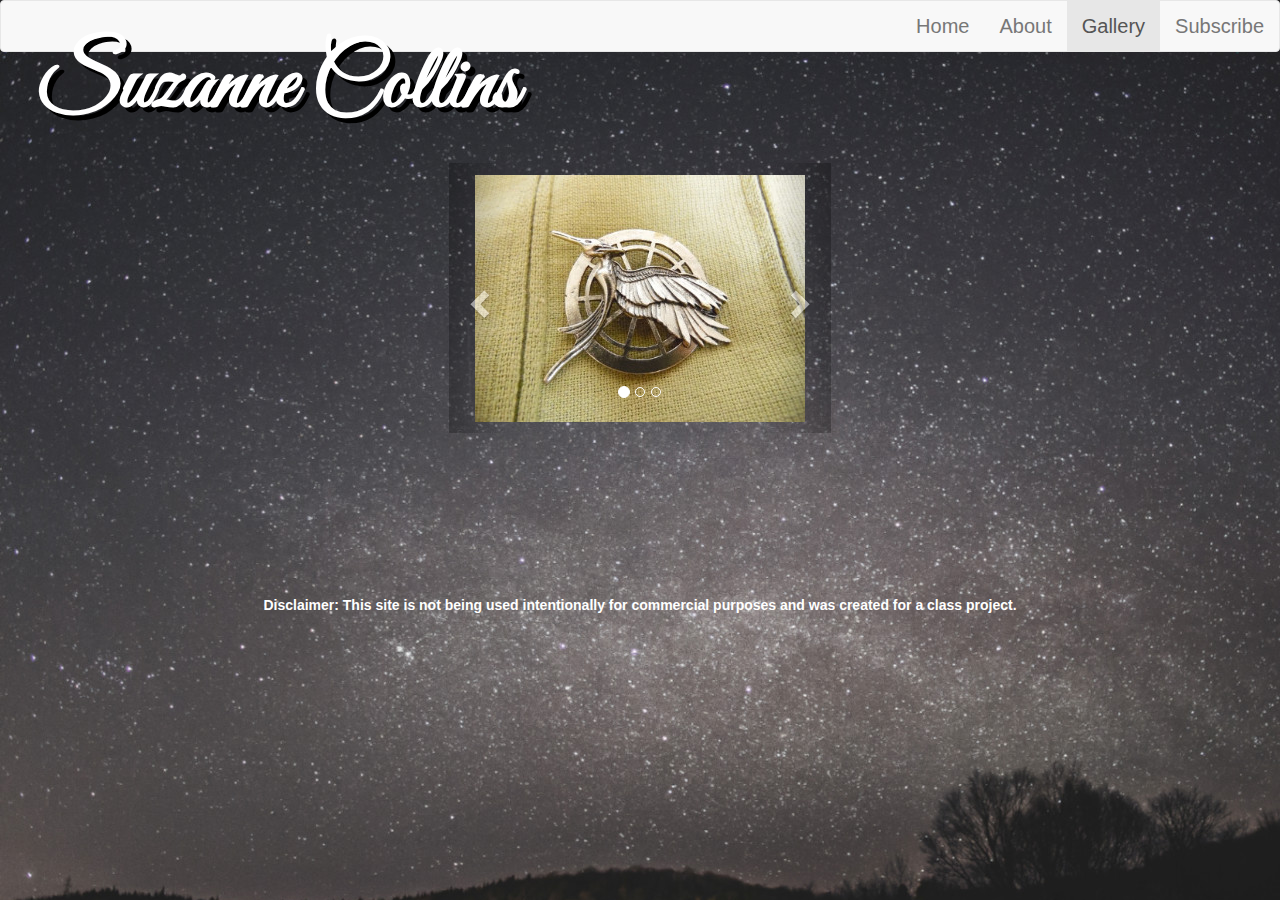
<file: gallery.html>
<!DOCTYPE html>
<html>

<head>
    <title>Suzanne Collins</title>
    <meta name="viewport" content="width=device-width, initial-scale=1, maximum-scale=1, user-scalable=no">
    <link rel="stylesheet" href="css/normalize.css">
    <link rel="stylesheet" href="css/bootstrap.min.css">
    <!--Some custom CSS for reference only-->
    <link rel="stylesheet" href="css/style.css">
    <link href="https://fonts.googleapis.com/css?family=Courgette|Great+Vibes|Marck+Script" rel="stylesheet">
    <style type="text/css">
        .carousel-inner>.item>img {
            margin: 0px auto;
        }
    </style>
</head>

<body>
    <!--mobile friendly hamburger menu-->
    <nav class="navbar navbar-default affix-top">
        <div class="navbar-header">
            <button type="button" class="navbar-toggle collapsed" data-toggle="collapse" data-target="#navbar-collapse" aria-expanded="false">
                <span class="glyphicon glyphicon-menu-hamburger"></span>
            </button>
            <a class="navbar-brand" href="index.html">
                <h1>Suzanne Collins</h1>
            </a>
        </div>
        <div class="collapse navbar-collapse" id="navbar-collapse">
            <ul class="nav navbar-nav navbar-right">
                <li><a href="index.html">Home</a></li>
                <li><a href="about.html">About</a></li>
                <li class="active"><a href="gallery.html">Gallery</a></li>
                <li><a href="contact.html">Subscribe</a></li>
            </ul>
        </div>
    </nav>

    <!--add an empty row with col-md-4 to left and right of slider-->
    <!--carousel-->
    <div class="container">
        <div class="row">
            <div class="col-md-4">
            </div>
            <div id="carousel-example-generic" class="carousel slide col-md-4" data-ride="carousel">
                <!-- indicators -->
                <ol class="carousel-indicators">
                    <li data-target="#carousel-example-generic" data-slide-to="0" class="active"></li>
                    <li data-target="#carousel-example-generic" data-slide-to="1"></li>
                    <li data-target="#carousel-example-generic" data-slide-to="2"></li>
                </ol>
                <!-- wrapper for slides -->
                <div class="carousel-inner" role="listbox">
                    <!--slide 1-->
                    <div class="item active">
                        <img src="img/gallery_the-hunger-games-811955_330.jpg">
                        <!--<div class="carousel-caption">
						<p>Luthur</p>
					</div>-->
                    </div>
                    <!--slide 2-->
                    <div class="item">
                        <img src="img/gallery_rat_and_me-330.jpg">
                        <!--<div class="carousel-caption">
						<p>Sherlock</p>
					</div>-->
                    </div>
                    <!--slide 3-->
                    <div class="item">
                        <img src="img/gallery_central_park_ii-330-exp.jpg">
                        <!--<div class="carousel-caption">
						<p>Penny Dreadful</p>
					</div>-->
                    </div>
                    <!--slide 4-->
                    <div class="item">
                        <img src="img/gallery-the-hunger-games-1150490_330.jpg">
                        <!--<div class="carousel-caption">
						<p>Penny Dreadful</p>
					</div>-->
                    </div>
                    <!--slide 5-->
                    <div class="item">
                        <img src="img/gallery-archer-girl-katniss-everdeen-mockingbird-450w-362287739.jpg">
                        <!--<div class="carousel-caption">
						<p>Penny Dreadful</p>
					</div>-->
                    </div>
                    <!--slide 6-->
                    <div class="item">
                        <img src="img/gallery-london-england-17-march-2017-450w-626387357.jpg">
                        <!--<div class="carousel-caption">
						<p>Penny Dreadful</p>
					</div>-->
                    </div>
                </div>
                <!-- controls -->
                <a class="left carousel-control" href="#carousel-example-generic" role="button" data-slide="prev">
                    <span class="glyphicon glyphicon-chevron-left" aria-hidden="true"></span>
                    <span class="sr-only">Previous</span>
                </a>
                <a class="right carousel-control" href="#carousel-example-generic" role="button" data-slide="next">
                    <span class="glyphicon glyphicon-chevron-right" aria-hidden="true"></span>
                    <span class="sr-only">Next</span>
                </a>
            </div>
            <div class="col-md-4">
            </div>
        </div>
    </div>
    
    <footer>
        <p>Disclaimer: This site is not being used intentionally for commercial purposes and was created for a class project.</p>
    </footer>

    <script src="js/jquery.min.js"></script>
    <script src="js/bootstrap.min.js"></script>
</body>

</html>
</file>
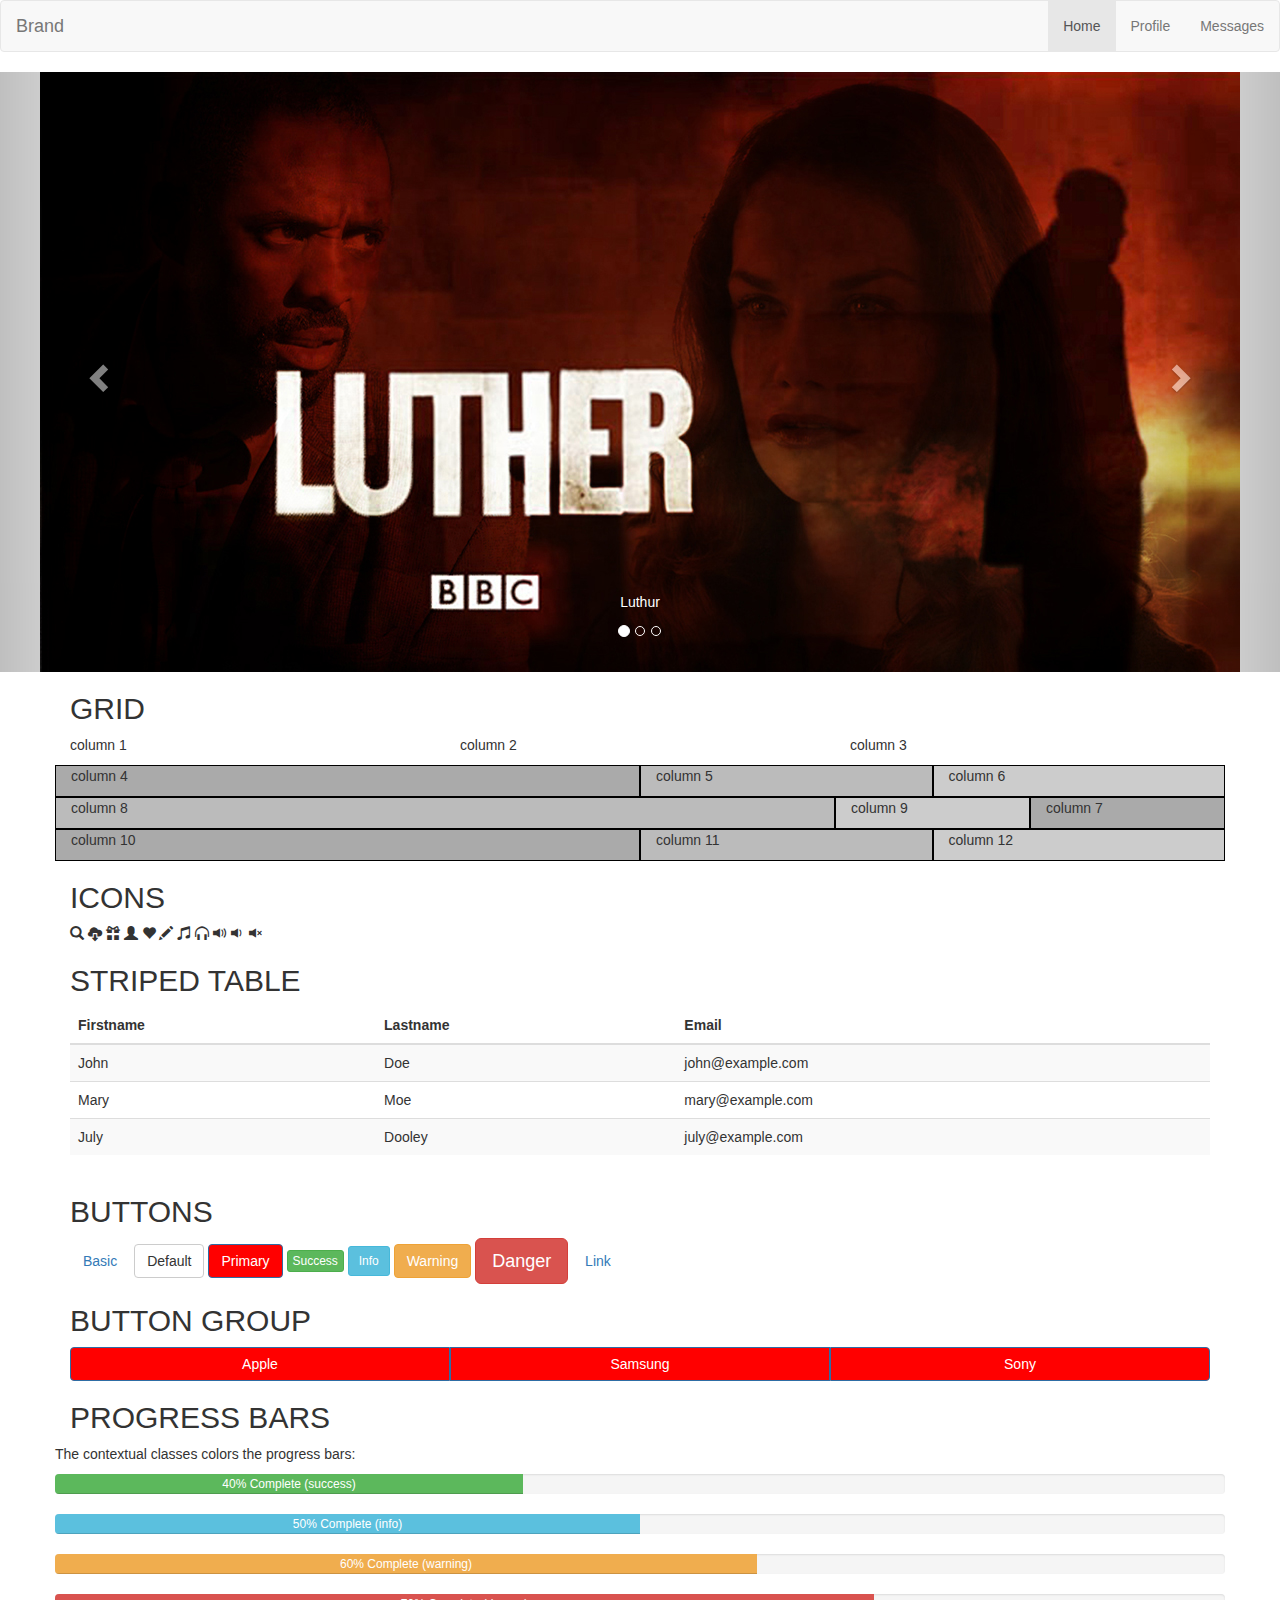
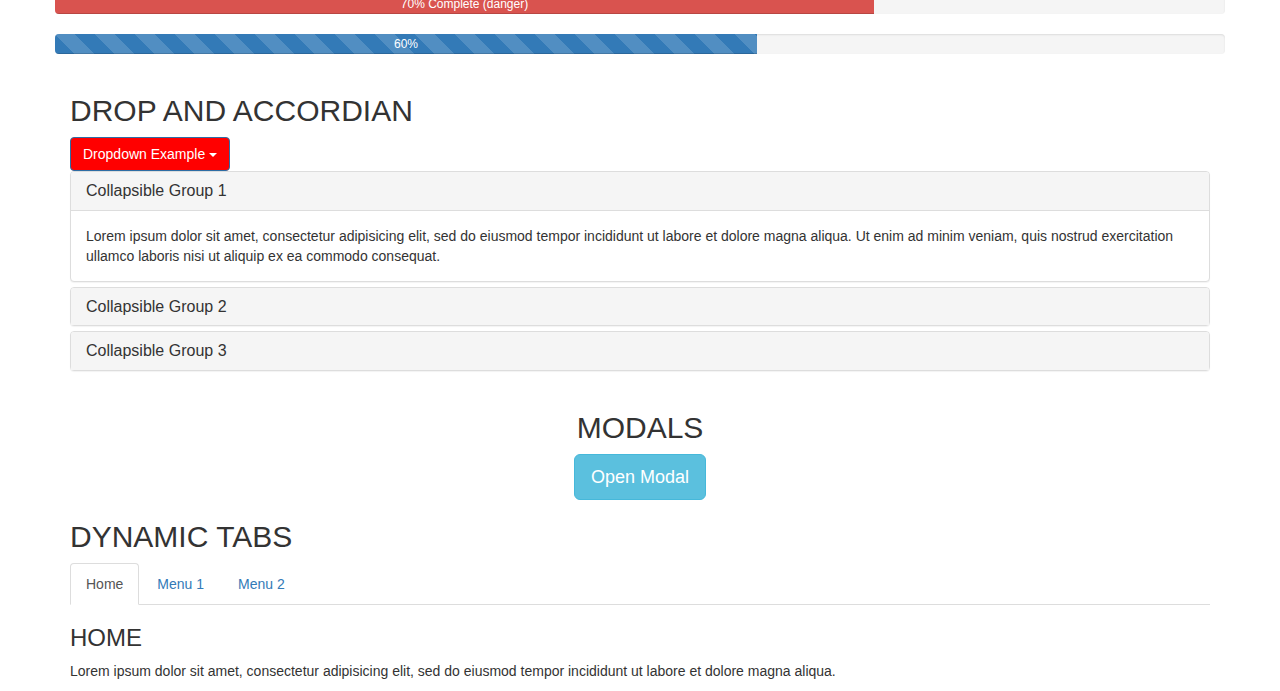
<file: reference.html>
<!DOCTYPE html>
<html>

<head>
	<title>bootstrap reference</title>
	<meta name="viewport" content="width=device-width, initial-scale=1, maximum-scale=1, user-scalable=no">
	<link rel="stylesheet" href="css/normalize.css">
	<link rel="stylesheet" href="css/bootstrap.min.css">
	<!--Some custom CSS for reference only-->
	<style type="text/css">
		.cola, .colb, .colc{
			border: 1px #000 solid;
		}

		.cola {
			background: #aaa;
		}

		.colb {
			background: #bbb;
		}

		.colc {
			background: #ccc;
		}

		.carousel-inner>.item>img {
			margin: 0px auto;
		}

		.cola p, .colb p, .colc p{
			color:#333;
		}
		
		.btn-primary{
			background-color: #f00;
		}

		@media screen and (max-width: 900px) {
			.cola p, .colb p, .colc p{
				color: #fff;
			}
		}
	</style>
</head>

<body>



	<!--mobile friendly hamburger menu-->
	<nav class="navbar navbar-default affix-top">
		<div class="navbar-header">
			<button type="button" class="navbar-toggle collapsed" data-toggle="collapse" data-target="#navbar-collapse" aria-expanded="false">
				<span class="glyphicon glyphicon-menu-hamburger"></span>
			</button>
			<a class="navbar-brand" href="#">Brand</a>
		</div>
		<div class="collapse navbar-collapse" id="navbar-collapse">
			<ul class="nav navbar-nav navbar-right">
				<li class="active"><a href="#">Home</a></li>
				<li><a href="#">Profile</a></li>
				<li><a href="#">Messages</a></li>
			</ul>
		</div>
	</nav>



	<!--carousel-->
	<div class="fluid-container">
		<div id="carousel-example-generic" class="carousel slide" data-ride="carousel">
			<!-- indicators -->
			<ol class="carousel-indicators">
				<li data-target="#carousel-example-generic" data-slide-to="0" class="active"></li>
				<li data-target="#carousel-example-generic" data-slide-to="1"></li>
				<li data-target="#carousel-example-generic" data-slide-to="2"></li>
			</ol>
			<!-- wrapper for slides -->
			<div class="carousel-inner" role="listbox">
				<!--slide 1-->
				<div class="item active">
					<img src="img/wall1.jpg">
					<div class="carousel-caption">
						<p>Luthur</p>
					</div>
				</div>
				<!--slide 2-->
				<div class="item">
					<img src="img/wall2.jpg">
					<div class="carousel-caption">
						<p>Sherlock</p>
					</div>
				</div>
				<!--slide 3-->
				<div class="item">
					<img src="img/wall3.jpg">
					<div class="carousel-caption">
						<p>Penny Dreadful</p>
					</div>
				</div>
			</div>
			<!-- controls -->
			<a class="left carousel-control" href="#carousel-example-generic" role="button" data-slide="prev">
				<span class="glyphicon glyphicon-chevron-left" aria-hidden="true"></span>
				<span class="sr-only">Previous</span>
			</a>
			<a class="right carousel-control" href="#carousel-example-generic" role="button" data-slide="next">
				<span class="glyphicon glyphicon-chevron-right" aria-hidden="true"></span>
				<span class="sr-only">Next</span>
			</a>
		</div>
	</div>



	<!--Grid-->
	<!--start with container-->
	<div class="container">
		<h2 class="text-uppercase">Grid</h2>
		<!--then a row-->
		<div class="row">
			<!--then columns-->
			<div class="col-xs-4">
				<p>column 1</p>
			</div>
			<div class="col-xs-4">
				<p>column 2</p>
			</div>
			<div class="col-xs-4">
				<p>column 3</p>
			</div>
		</div>
	</div>
	<!--Another Example Grid-->
	<div class="container">
		<div class="row">
			<div class="col-md-6 cola">
				<p>column 4</p>
			</div>
			<div class="col-md-3 colb">
				<p>column 5</p>
			</div>
			<div class="col-md-3 colc">
				<p>column 6</p>
			</div>
		</div>
		<div class="row">
			<div class="col-sm-2 col-sm-push-10 cola">
				<p>column 7</p>
			</div>
			<div class="col-sm-8 col-sm-pull-2 colb">
				<p>column 8</p>
			</div>
			<div class="col-sm-2 col-sm-pull-2 colc">
				<p>column 9</p>
			</div>
		</div>
		<div class="row">
			<div class="col-xs-6 cola">
				<p>column 10</p>
			</div>
			<div class="col-xs-3 colb">
				<p>column 11</p>
			</div>
			<div class="col-xs-3 colc">
				<p>column 12</p>
			</div>
		</div>
	</div>


	<div class="container">
		<h2 class="text-uppercase">Icons</h2>
		<!--icons-->
		<span class="glyphicon glyphicon-search" aria-hidden="true"></span>
		<span class="glyphicon glyphicon-cloud-download" aria-hidden="true"></span>
		<span class="glyphicon glyphicon-gift" aria-hidden="true"></span>
		<span class="glyphicon glyphicon-user" aria-hidden="true"></span>
		<span class="glyphicon glyphicon-heart" aria-hidden="true"></span>
		<span class="glyphicon glyphicon-pencil" aria-hidden="true"></span>
		<span class="glyphicon glyphicon-music" aria-hidden="true"></span>
		<span class="glyphicon glyphicon-headphones" aria-hidden="true"></span>
		<span class="glyphicon glyphicon-volume-up" aria-hidden="true"></span>
		<span class="glyphicon glyphicon-volume-down" aria-hidden="true"></span>
		<span class="glyphicon glyphicon-volume-off" aria-hidden="true"></span>
	</div>



	<!--prestyled tables-->
	<div class="container">
		<h2 class="text-uppercase">Striped table</h2>
		<table class="table table-striped">
			<thead>
				<tr>
					<th>Firstname</th>
					<th>Lastname</th>
					<th>Email</th>
				</tr>
			</thead>
			<tbody>
				<tr>
					<td>John</td>
					<td>Doe</td>
					<td>john@example.com</td>
				</tr>
				<tr>
					<td>Mary</td>
					<td>Moe</td>
					<td>mary@example.com</td>
				</tr>
				<tr>
					<td>July</td>
					<td>Dooley</td>
					<td>july@example.com</td>
				</tr>
			</tbody>
		</table>
	</div>



	<!--prestyled buttons-->
	<div class="container">
		<h2 class="text-uppercase">Buttons</h2>
		<a href="#" class="btn">Basic</a>
		<a href="#" class="btn btn-default">Default</a>
		<a href="#" class="btn btn-primary">Primary</a>
		<a href="#" class="btn btn-success btn-xs">Success</a>
		<a href="#" class="btn btn-info btn-sm">Info</a>
		<a href="#" class="btn btn-warning btn-md">Warning</a>
		<a href="#" class="btn btn-danger btn-lg">Danger</a>
		<a href="#" class="btn btn-link">Link</a>
	</div>
	<div class="container">
		<h2 class="text-uppercase">Button Group</h2>
		<div class="btn-group btn-group-justified">
			<a href="#" class="btn btn-primary">Apple</a>
			<a href="#" class="btn btn-primary">Samsung</a>
			<a href="#" class="btn btn-primary">Sony</a>
		</div>
	</div>



	<div class="container">
		<h2 class="text-uppercase">Progress Bars</h2>
		<!--progress bars-->
		<div class="row">
			<p>The contextual classes colors the progress bars:</p>
			<div class="progress">
				<div class="progress-bar progress-bar-success active" role="progressbar" aria-valuenow="40" aria-valuemin="0" aria-valuemax="100" style="width:40%">
					40% Complete (success)
				</div>
			</div>
			<div class="progress">
				<div class="progress-bar progress-bar-info" role="progressbar" aria-valuenow="50" aria-valuemin="0" aria-valuemax="100" style="width:50%">
					50% Complete (info)
				</div>
			</div>
			<div class="progress">
				<div class="progress-bar progress-bar-warning" role="progressbar" aria-valuenow="60" aria-valuemin="0" aria-valuemax="100" style="width:60%">
					60% Complete (warning)
				</div>
			</div>
			<div class="progress">
				<div class="progress-bar progress-bar-danger" role="progressbar" aria-valuenow="70" aria-valuemin="0" aria-valuemax="100" style="width:70%">
					70% Complete (danger)
				</div>
			</div>
			<div class="progress">
				<div class="progress-bar progress-bar-striped active" role="progressbar" aria-valuenow="60" aria-valuemin="0" aria-valuemax="100" style="width:60%">
					60%
				</div>
			</div>
		</div>
	</div>

	<div class="container">
		<h2 class="text-uppercase">Drop and Accordian</h2>

				<!--dropdown-->
				<div class="dropdown">
					<button class="btn btn-primary dropdown-toggle" type="button" data-toggle="dropdown">
						Dropdown Example <span class="caret"></span>
					</button>
					<ul class="dropdown-menu">
						<li><a href="#">HTML</a></li>
						<li><a href="#">CSS</a></li>
						<li><a href="#">JavaScript</a></li>
					</ul>
				</div>

				<!--accordian-->
				<div class="panel-group" id="accordion">
					<div class="panel panel-default">
						<div class="panel-heading">
							<h4 class="panel-title">
								<a data-toggle="collapse" data-parent="#accordion" href="#collapse1">
									Collapsible Group 1
								</a>
							</h4>
						</div>
						<div id="collapse1" class="panel-collapse collapse in">
							<div class="panel-body">
								Lorem ipsum dolor sit amet, consectetur adipisicing elit, sed do eiusmod tempor incididunt ut labore et dolore magna aliqua. Ut enim ad minim veniam, quis nostrud exercitation ullamco laboris nisi ut aliquip ex ea commodo consequat.
							</div>
						</div>
					</div>
					<div class="panel panel-default">
						<div class="panel-heading">
							<h4 class="panel-title">
								<a data-toggle="collapse" data-parent="#accordion" href="#collapse2">
									Collapsible Group 2
								</a>
							</h4>
						</div>
						<div id="collapse2" class="panel-collapse collapse">
							<div class="panel-body">
								Lorem ipsum dolor sit amet, consectetur adipisicing elit, sed do eiusmod tempor incididunt ut labore et dolore magna aliqua. Ut enim ad minim veniam, quis nostrud exercitation ullamco laboris nisi ut aliquip ex ea commodo consequat.
							</div>
						</div>
					</div>
					<div class="panel panel-default">
						<div class="panel-heading">
							<h4 class="panel-title">
								<a data-toggle="collapse" data-parent="#accordion" href="#collapse3">
									Collapsible Group 3
								</a>
							</h4>
						</div>
						<div id="collapse3" class="panel-collapse collapse">
							<div class="panel-body">
								Lorem ipsum dolor sit amet, consectetur adipisicing elit, sed do eiusmod tempor incididunt ut labore et dolore magna aliqua. Ut enim ad minim veniam, quis nostrud exercitation ullamco laboris nisi ut aliquip ex ea commodo consequat.
							</div>
						</div>
					</div>
				</div>

	</div>
	<div class="container">
		<div class="row text-center">
			<h2 class="text-uppercase">Modals</h2>

			<!--modal popup-->
			<!--button to trigger modal-->
			<button type="button" class="btn btn-info btn-lg" data-toggle="modal" data-target="#myModal">
				Open Modal
			</button>

			<!--modal container -->
			<div class="modal fade" id="myModal" role="dialog">
				<div class="modal-dialog">
					<!-- modal content-->
					<div class="modal-content">
						<!-- modal header-->
						<div class="modal-header">
							<button type="button" class="close" data-dismiss="modal">&times;</button>
							<h4 class="modal-title">Modal Header</h4>
						</div>
						<!-- modal body-->
						<div class="modal-body">
							<p>Some text in the modal.</p>
						</div>
						<!-- modal footer-->
						<div class="modal-footer">
							<button type="button" class="btn btn-default" data-dismiss="modal">Close</button>
						</div>
					</div>
				</div>
			</div>

		</div>
	</div>

	<div class="container">
		<h2 class="text-uppercase">Dynamic Tabs</h2>

		<!--tabs-->
		<!--tabs navigation-->
		<ul class="nav nav-tabs">
			<li class="active"><a data-toggle="tab" href="#home">Home</a></li>
			<li><a data-toggle="tab" href="#menu2">Menu 1</a></li>
			<li><a data-toggle="tab" href="#menu3">Menu 2</a></li>
		</ul>

		<!--tabs content-->
		<div class="tab-content">
			<div id="home" class="tab-pane fade in active">
				<h3>HOME</h3>
				<p>Lorem ipsum dolor sit amet, consectetur adipisicing elit, sed do eiusmod tempor incididunt ut labore et dolore magna aliqua.</p>
			</div>
			<div id="menu2" class="tab-pane fade">
				<h3>Menu 2</h3>
				<p>Sed ut perspiciatis unde omnis iste natus error sit voluptatem accusantium doloremque laudantium, totam rem aperiam.</p>
			</div>
			<div id="menu3" class="tab-pane fade">
				<h3>Menu 3</h3>
				<p>this is new</p>
			</div>
		</div>
	</div>

	<script src="js/jquery.min.js"></script>
	<script src="js/bootstrap.min.js"></script>
</body>
</html>
</file>
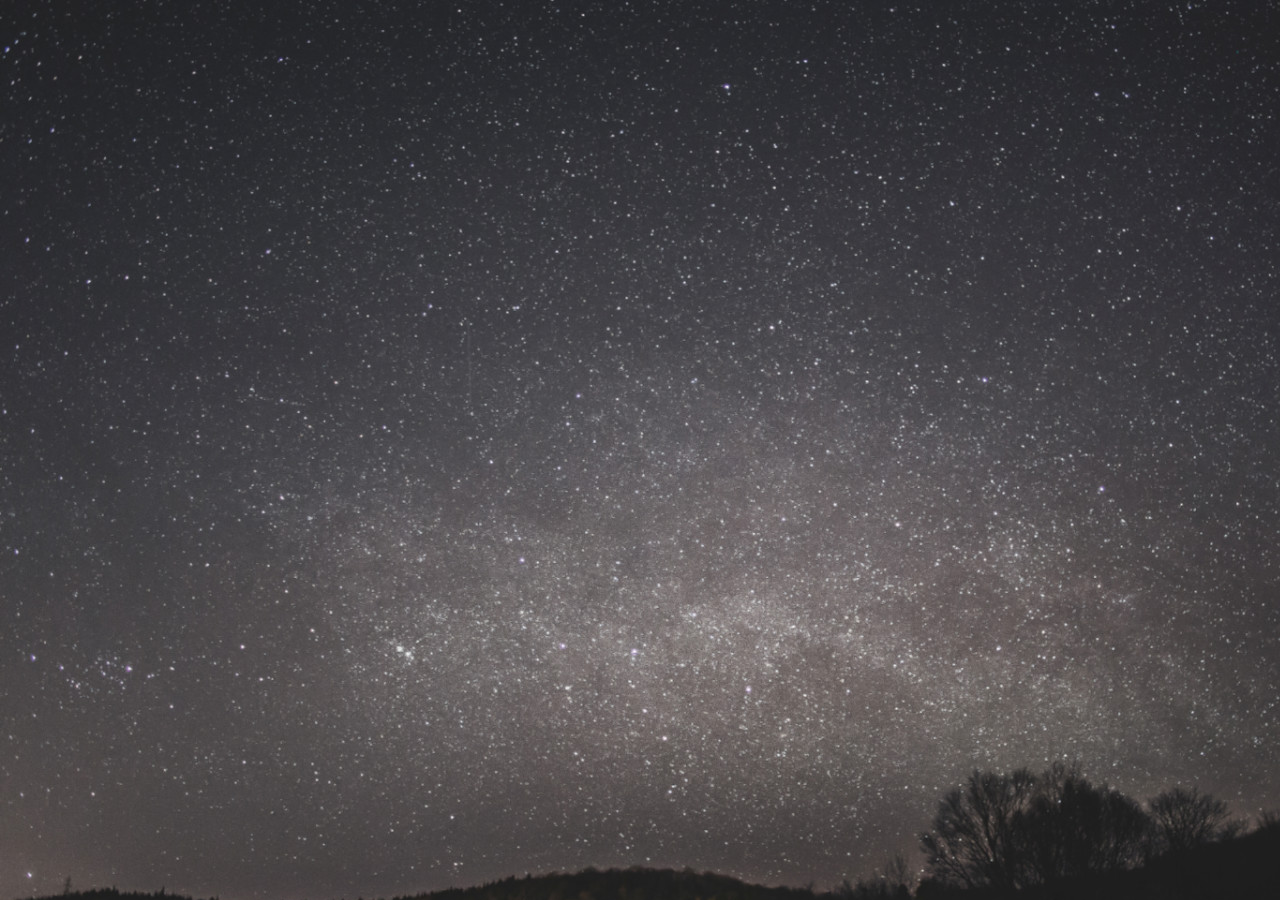
<file: template.html>
<!DOCTYPE html>
<html>
<head>
	<title>bootstrap</title>
	<!--Required metatag and stylesheet-->
	<meta name="viewport" content="width=device-width, initial-scale=1, maximum-scale=1, user-scalable=no">
	<link rel="stylesheet" href="css/normalize.css">
	<link rel="stylesheet" href="css/bootstrap.min.css">
	<!--Custom styles here-->
	<link rel="stylesheet" href="css/style.css">
</head>
<body>
	<!--Your HTML here-->

	<!--Required scripts-->
	<script src="js/jquery.min.js"></script>
	<script src="js/bootstrap.min.js"></script>
	<!--Custom script here-->
	<script></script>
</body>

</html>
</file>
<file: css/style.css>
* {
    padding: 0px;
    margin: 0px;
}

body {
    background-image: url(../img/amanda-mocci-90505-unsplash1600.jpg);
    background-repeat: repeat;
    font-family: 'Raleway', sans-serif;
    color: #fff;
    background-attachment: fixed;
}

/*navbar*/
.navbar-brand {
    font-family: 'Great Vibes', cursive;
    font-weight: bold;
}

.navbar-brand h1 {
    margin-left: 20px;
    color: white;
    font-size: 90px;
    text-shadow: 5px 5px black;
    font-weight: bold;
    font-family: 'Great Vibes', cursive;
}

.navbar-header {
    color: #DAA520;
}

li a {
    font-size: 20px;
}

footer p {
    text-align: center;
    font-weight: bold;
}

footer {
    padding-top: 150px;
    color: #fff;
    font-weight: bold;
}

div {
    box-sizing: border-box;
    word-wrap: normal;
}

.container {
    margin-top: 100px;
}

.container h2 {
    text-align: center;
    color: #DAA520;
    font-family: 'Raleway', sans-serif;
    font-size: 24px;
}

.col-md-12 {
    padding: 0% 5%;
}

.col-md-12 tab-content > row {
    padding-top: 50px;
}

.col-md-9 {
    padding: 0% 5%;
    padding-left: 80px;
}

.row,
.col-md-4,
.col-md-8 {
    padding: 1%;
}

.col-md-8 {
    padding-left: 80px;
}

#home h2,
#menu2 h2,
#menu3 h2 {
    font-family: 'Great Vibes', cursive;
}

.tab-content h2 {
    color: #fff;
    font-weight: bolder;
    font-family: 'Raleway', sans-serif;
    font-size: 34px;
    color: #DAA520;
}

.modal-content h4 {
    color: black;
}

.modal-body a {
    color: #DAA520;
    font-weight: bold;
    font-size: 24px;
}

.modal-header {
    background-color: #000000;
}

.modal-body {
    text-align: center;
}

.modal-body h2 {
    font-size: 20px;
}

.row h3 {
    font-weight: bolder;
    font-size: 28px;
    text-shadow: 3px 3px grey;
}

.row p {
    font-size: 18px;
}

/*this was added for the row*/
.hg {
    margin-top: 40px;
}

.pt {
    margin-top: 150px;
}

.hg,
.pt {
    padding: 3% 5%;
}

.hg:hover {
    background-image: url(../img/amanda-mocci-90505-unsplash1400newnew.jpg);
}

.pt:hover {
    background-image: url(../img/amanda-mocci-90505-unsplash1400newnew.jpg);
}

.mockingjaydescriptiona li {
    list-style-type: none;
}

.mockingjaydescription,
.hungergamesdescription,
.yearjungledescription {
    display: flex;
}

.yearjungledescriptiona {
    display: flex;
    align-items: center;
}

.hungergamesdescriptionb {
    padding-left: 50px;
}

.mockingjaydescriptiona,
.mockingjaydescriptionb,
.hungergamesdescriptiona,
.hungergamesdescriptionb,
.yearjungledescriptiona,
.yearjungledescriptionb {
    flex: 1;
}

.hungergamesreviews p,
.catchingfirereviews p,
.hungergamesdescriptionb,
.mockingjaydescriptionb p,
.mockingjayreviews p,
.underlandreviews p,
.yearjungledescriptiona {
    font-style: italic;
    font-size: 16px;
    color: #DAA520;
    font-weight: bold;
    text-shadow: 2px 2px black;
}

.yearjungledescriptiona {
    padding-right: 30px;
}

.mockingjaydescriptionbreview {
    text-align: right;
}

/*about page*/
.profilepic img {
    border-radius: 50%;
    float: right;
}

.iphoneprofilepic img {
    border-radius: 50%;
}

.iphoneprofilepic {
    display: none;
}

.aboutcontainer {
    margin-top: 150px;
}

.aboutcol {
    background-color: #FFFDD0;
    padding: 1% 3% 3% 3%;
}

@media screen and (max-width: 1100px) {
    .col-md-8, .col-md-9 {
        padding-left: 10%;
    }
}

@media screen and (max-width: 850px) {
    .navbar-brand h1 {
        font-size: 60px;
    }
    .container {
        margin-top: 50px;
    }
    .container h2 {
        margin-bottom: 20px;
    }
    .col-md-4,
    .col-md-3 {
        display: flex;
        justify-content: center;
    }
    .col-md-8 {
        padding-right: 40px;
    }
    .col-md-9 {
        padding-right: 60px;
        padding: 0% 3%;
    }
    .col-md-12 {
        padding: 0% 1%;
    }
    /*about page*/
    form {
        margin-top: 10px;
    }
}

@media screen and (max-width: 450px) {
    .navbar-brand h1 {
        display: contents;
        font-size: 40px;
        color: #43464B;
        text-shadow: none;
        font-weight: bold;
        font-family: 'Great Vibes', cursive;
    }
    .col-md-4 {
        display: flex;
        justify-content: center;
    }
    .hgsum,
    .col-md-9,
    .col-md-8,
    .hungergamesdescriptionb {
        padding: 10%;
    }
    .mockingjaydescription,
    .hungergamesdescription,
    .yearjungledescription {
        flex-direction: column;
    }
    .mockingjaydescriptionbreview {
        text-align: justify;
    }
    /*aboutpage*/
    .profilepic img {
        display: none;
    }
    .iphoneprofilepic {
        display: flex;
        justify-content: center;
    }
}
</file>
